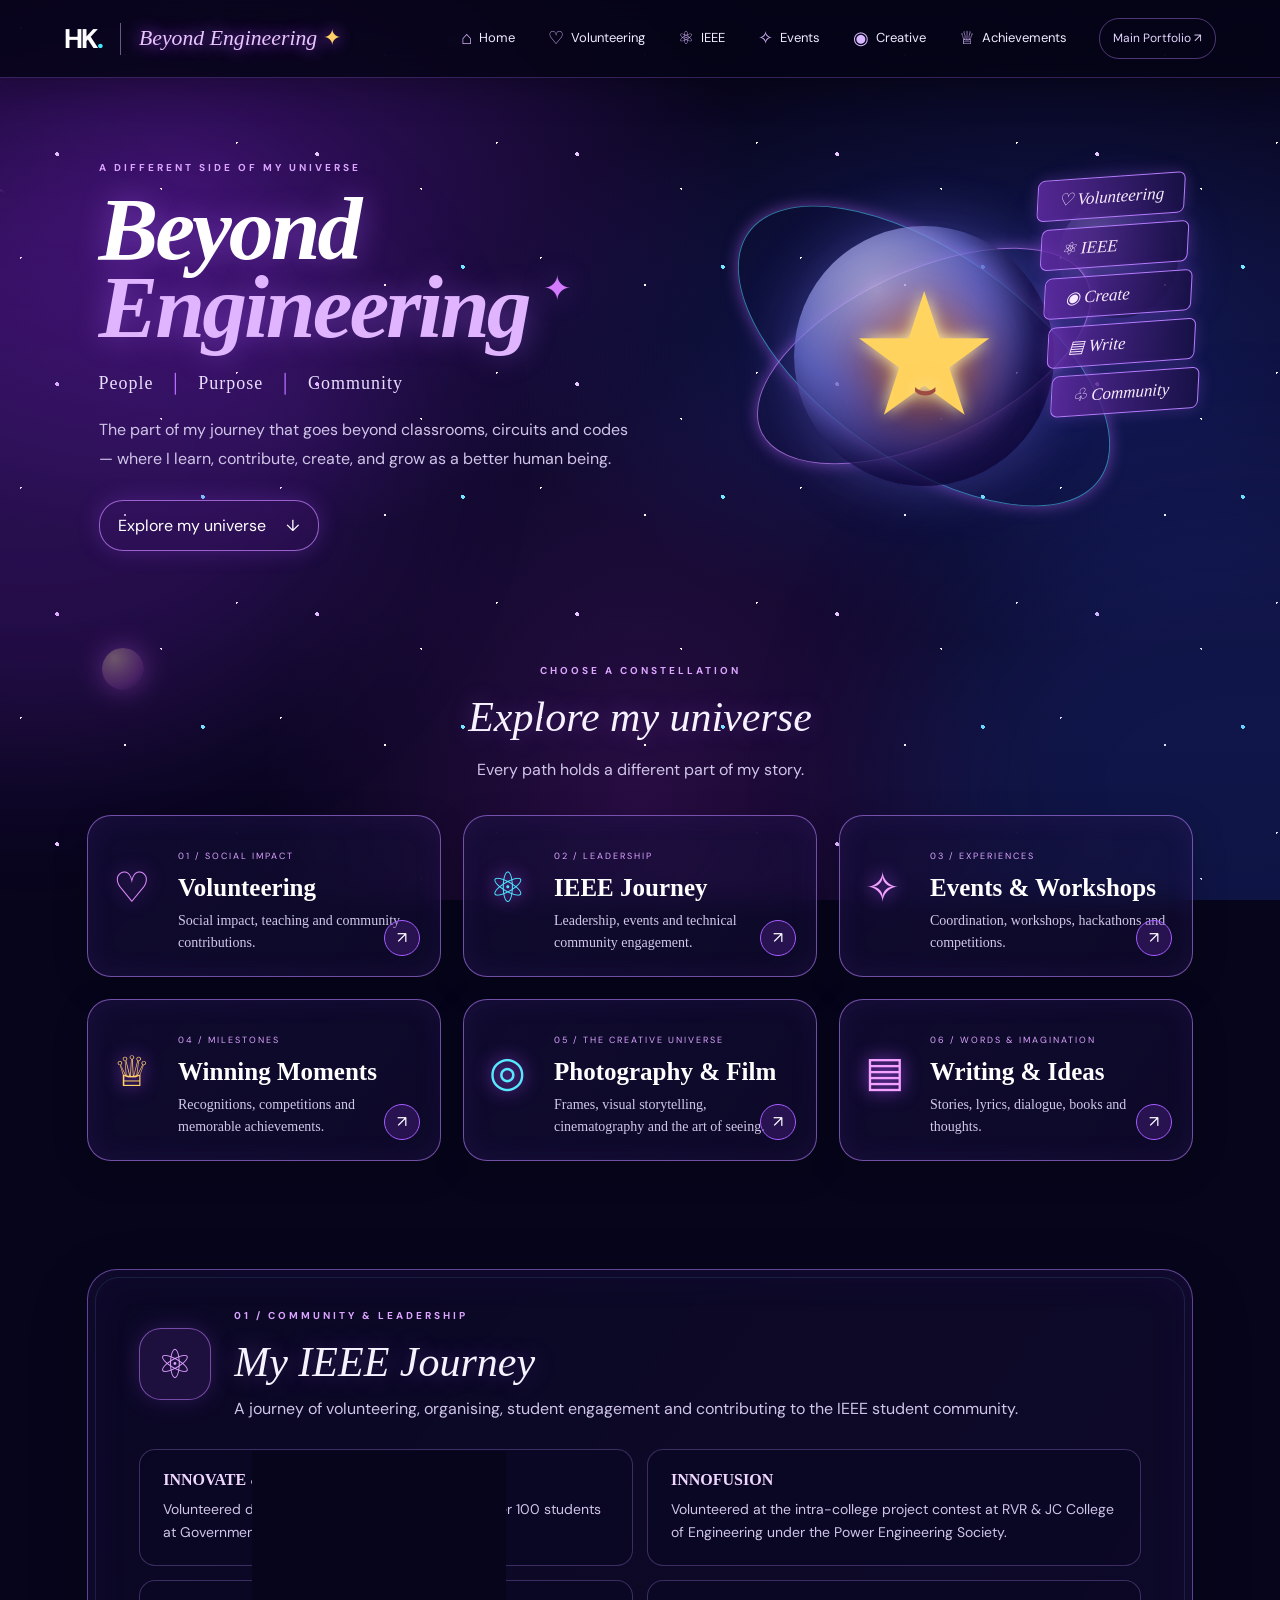
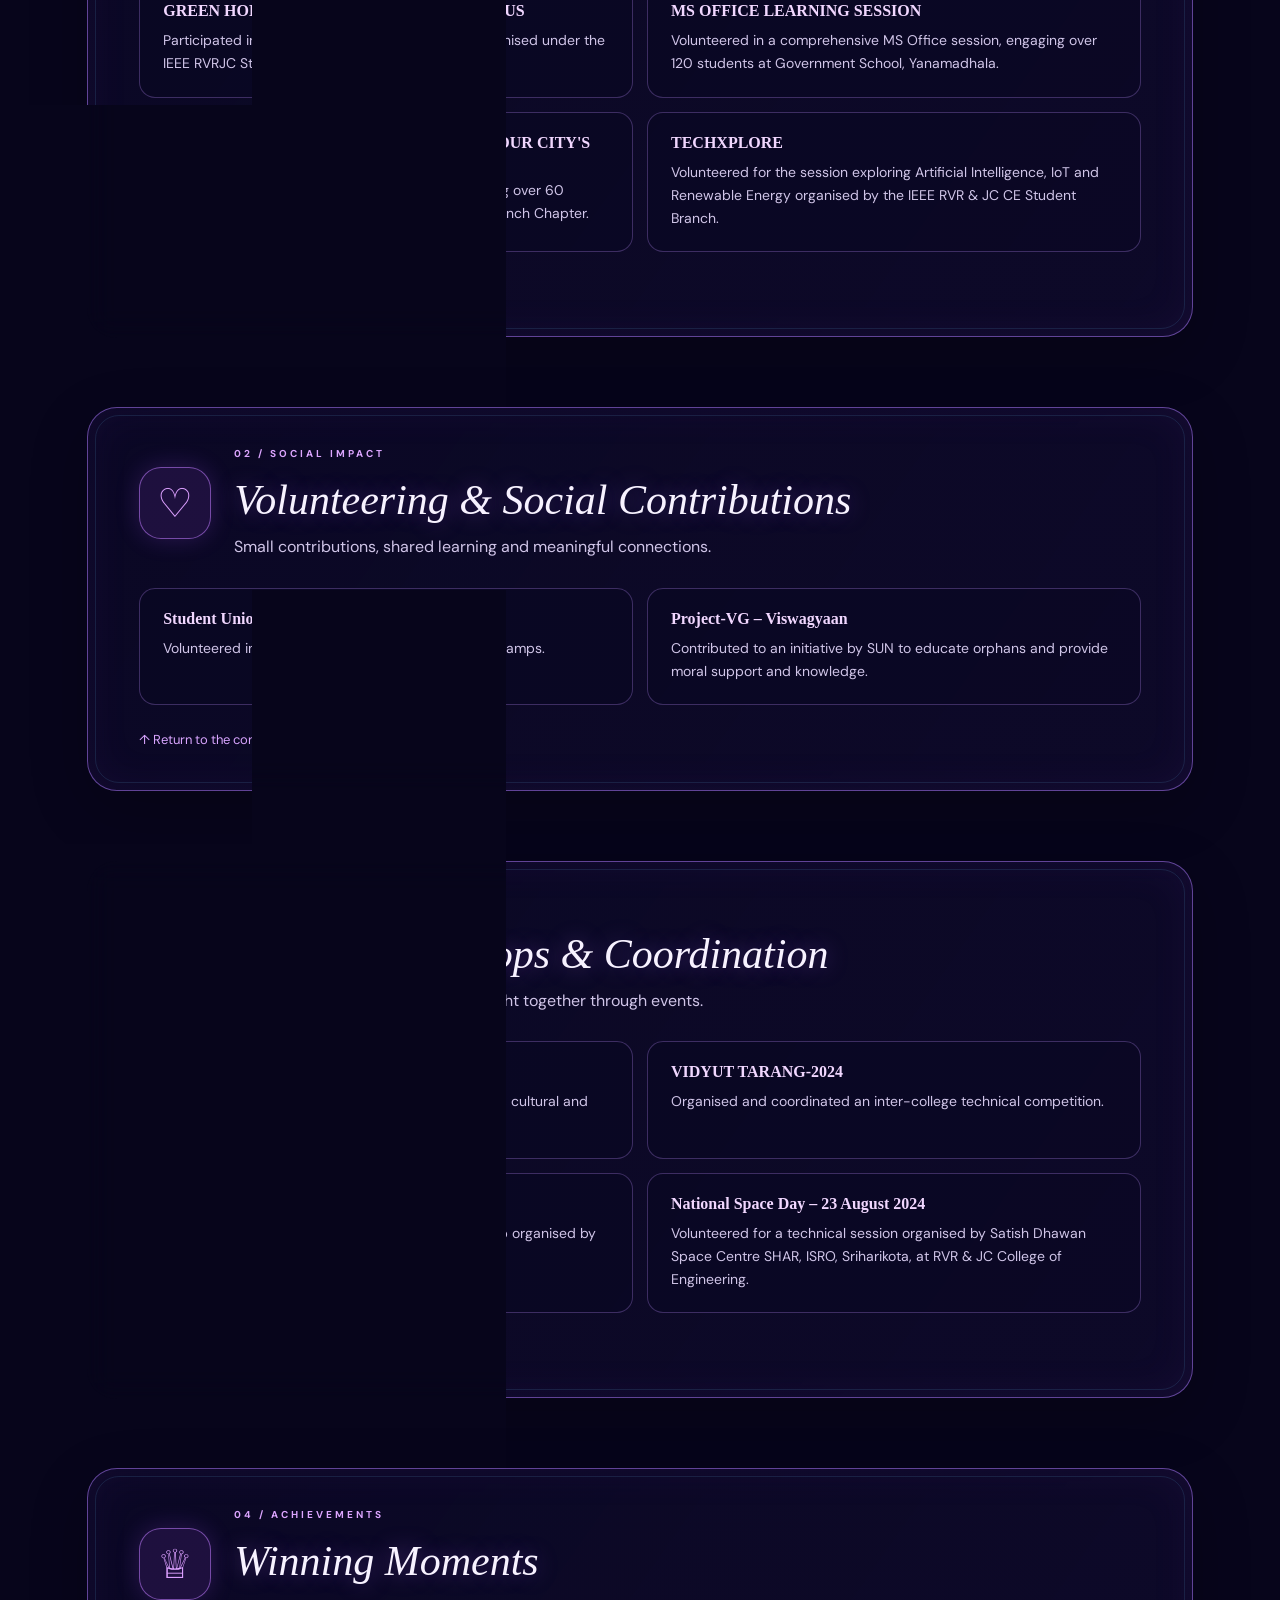
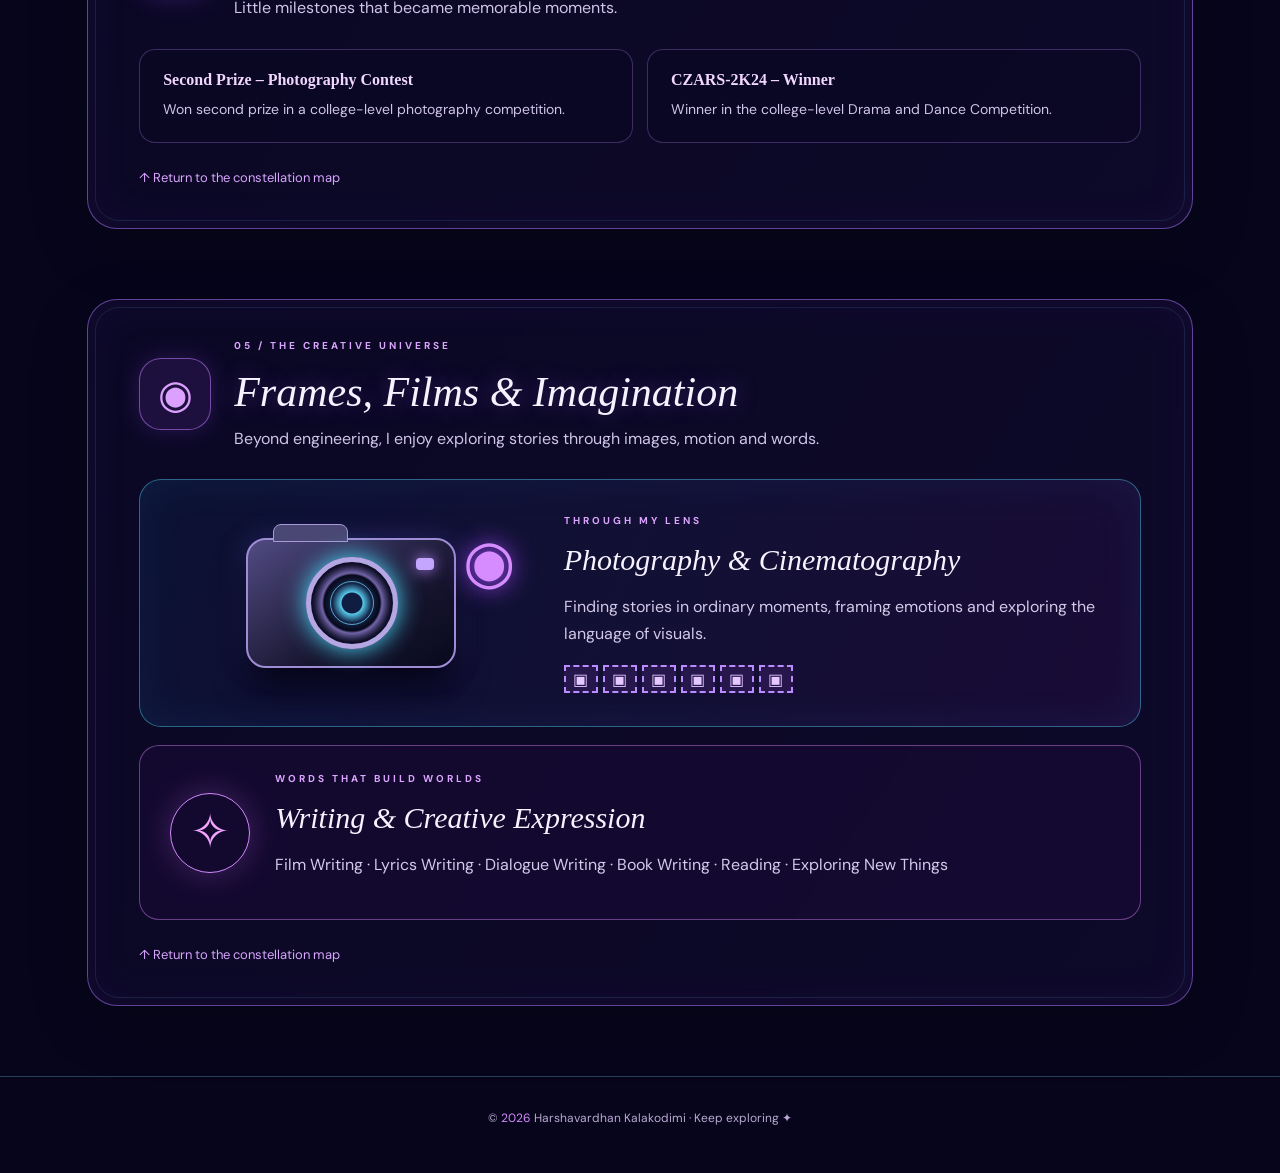
<file: beyond.html>
<!doctype html>
<html lang="en">
<head>
  <meta charset="utf-8">
  <meta name="viewport" content="width=device-width, initial-scale=1">
  <meta name="description" content="The world beyond Harshavardhan's engineering journey: IEEE, volunteering, events and creative work.">
  <title>Beyond Engineering | Harshavardhan</title>
  <link rel="stylesheet" href="style.css">
  <link rel="stylesheet" href="beyond.css">
</head>
<body class="beyond-world">
  <header class="cosmic-topbar">
    <a class="cosmic-brand" href="index.html">HK<span>.</span></a>
    <span class="brand-divider"></span>
    <a class="cosmic-wordmark" href="#beyond-engineering">Beyond Engineering <span>✦</span></a>
    <nav class="cosmic-nav" aria-label="Beyond Engineering navigation">
      <a href="#beyond-engineering" data-target="beyond-engineering"><span>⌂</span> Home</a>
      <a href="#volunteer-details" data-target="volunteer-details"><span>♡</span> Volunteering</a>
      <a href="#ieee-details" data-target="ieee-details"><span>⚛</span> IEEE</a>
      <a href="#events-details" data-target="events-details"><span>✧</span> Events</a>
      <a href="#interests-details" data-target="interests-details"><span>◉</span> Creative</a>
      <a href="#awards-details" data-target="awards-details"><span>♕</span> Achievements</a>
    </nav>
    <a class="cosmic-main-link" href="index.html">Main Portfolio ↗</a>
    <button class="cosmic-menu-toggle" aria-label="Open navigation" aria-expanded="false">☰</button>
  </header>

  <div class="cosmic-sky" aria-hidden="true"><span class="nebula nebula-a"></span><span class="nebula nebula-b"></span><span class="shooting-star"></span><span class="planet planet-a"></span><span class="planet planet-b"></span></div>
  <div class="star-mascot" id="starMascot" aria-hidden="true"><span class="star-face"><i></i><i></i><b></b></span></div>

  <main class="cosmic-main">
    <section class="cosmic-hero" id="beyond-engineering">
      <div class="hero-copy-cosmic">
        <p class="cosmic-kicker">A DIFFERENT SIDE OF MY UNIVERSE</p>
        <h1>Beyond<br><em>Engineering</em><span class="title-orbit">✦</span></h1>
        <p class="hero-motto">People <i>│</i> Purpose <i>│</i> Community</p>
        <p class="hero-description">The part of my journey that goes beyond classrooms, circuits and codes — where I learn, contribute, create, and grow as a better human being.</p>
        <a class="explore-link" href="#journey-map" data-target="journey-map">Explore my universe <span>↓</span></a>
      </div>
      <div class="hero-art">
        <div class="orbit orbit-one"></div><div class="orbit orbit-two"></div>
        <div class="hero-moon"></div>
        <div class="hero-star">★<small>⌣</small></div>
        <div class="cosmic-signpost"><span>♡ Volunteering</span><span>⚛ IEEE</span><span>◉ Create</span><span>▤ Write</span><span>♧ Community</span></div>
      </div>
    </section>

    <section class="journey-map" id="journey-map">
      <div class="section-heading"><p class="cosmic-kicker">CHOOSE A CONSTELLATION</p><h2>Explore my universe</h2><p>Every path holds a different part of my story.</p></div>
      <div class="cosmic-card-grid">
        <a class="universe-card card-volunteer" href="#volunteer-details" data-target="volunteer-details"><span class="card-icon">♡</span><span class="card-number">01 / SOCIAL IMPACT</span><h3>Volunteering</h3><p>Social impact, teaching and community contributions.</p><span class="card-arrow">↗</span></a>
        <a class="universe-card card-ieee" href="#ieee-details" data-target="ieee-details"><span class="card-icon">⚛</span><span class="card-number">02 / LEADERSHIP</span><h3>IEEE Journey</h3><p>Leadership, events and technical community engagement.</p><span class="card-arrow">↗</span></a>
        <a class="universe-card card-events" href="#events-details" data-target="events-details"><span class="card-icon">✧</span><span class="card-number">03 / EXPERIENCES</span><h3>Events &amp; Workshops</h3><p>Coordination, workshops, hackathons and competitions.</p><span class="card-arrow">↗</span></a>
        <a class="universe-card card-awards" href="#awards-details" data-target="awards-details"><span class="card-icon">♕</span><span class="card-number">04 / MILESTONES</span><h3>Winning Moments</h3><p>Recognitions, competitions and memorable achievements.</p><span class="card-arrow">↗</span></a>
        <a class="universe-card card-creative" href="#interests-details" data-target="interests-details"><span class="card-icon">◎</span><span class="card-number">05 / THE CREATIVE UNIVERSE</span><h3>Photography &amp; Film</h3><p>Frames, visual storytelling, cinematography and the art of seeing.</p><span class="card-arrow">↗</span></a>
        <a class="universe-card card-writing" href="#interests-details" data-target="interests-details"><span class="card-icon">▤</span><span class="card-number">06 / WORDS &amp; IMAGINATION</span><h3>Writing &amp; Ideas</h3><p>Stories, lyrics, dialogue, books and thoughts.</p><span class="card-arrow">↗</span></a>
      </div>
    </section>

    <section class="cosmic-detail" id="ieee-details">
      <div class="detail-heading"><span class="detail-symbol">⚛</span><div><p class="cosmic-kicker">01 / COMMUNITY &amp; LEADERSHIP</p><h2>My IEEE Journey</h2><p>A journey of volunteering, organising, student engagement and contributing to the IEEE student community.</p></div></div>
      <div class="entry-grid">
        <article class="cosmic-entry"><h3>INNOVATE &amp; INSPIRE</h3><p>Volunteered during IEEE Formation Day, engaging over 100 students at Government School, Yanamadhala.</p></article>
        <article class="cosmic-entry"><h3>INNOFUSION</h3><p>Volunteered at the intra-college project contest at RVR &amp; JC College of Engineering under the Power Engineering Society.</p></article>
        <article class="cosmic-entry"><h3>GREEN HORIZON – IEEE DAY CLEAN CAMPUS</h3><p>Participated in the campus cleanliness initiative organised under the IEEE RVRJC Student Branch.</p></article>
        <article class="cosmic-entry"><h3>MS OFFICE LEARNING SESSION</h3><p>Volunteered in a comprehensive MS Office session, engaging over 120 students at Government School, Yanamadhala.</p></article>
        <article class="cosmic-entry"><h3>URBANX – RETHINK, DESIGN AND HACK YOUR CITY'S FUTURE</h3><p>Organised and coordinated the hackathon, attracting over 60 participants under the IEEE IES RVR &amp; JC Student Branch Chapter.</p></article>
        <article class="cosmic-entry"><h3>TECHXPLORE</h3><p>Volunteered for the session exploring Artificial Intelligence, IoT and Renewable Energy organised by the IEEE RVR &amp; JC CE Student Branch.</p></article>
      </div><a class="back-to-map" href="#journey-map" data-target="journey-map">↑ Return to the constellation map</a>
    </section>

    <section class="cosmic-detail" id="volunteer-details">
      <div class="detail-heading"><span class="detail-symbol">♡</span><div><p class="cosmic-kicker">02 / SOCIAL IMPACT</p><h2>Volunteering &amp; Social Contributions</h2><p>Small contributions, shared learning and meaningful connections.</p></div></div>
      <div class="entry-grid">
        <article class="cosmic-entry"><h3>Student Union for Nation (SUN)</h3><p>Volunteered in medical and educational awareness camps.</p></article>
        <article class="cosmic-entry"><h3>Project-VG – Viswagyaan</h3><p>Contributed to an initiative by SUN to educate orphans and provide moral support and knowledge.</p></article>
      </div><a class="back-to-map" href="#journey-map" data-target="journey-map">↑ Return to the constellation map</a>
    </section>

    <section class="cosmic-detail" id="events-details">
      <div class="detail-heading"><span class="detail-symbol">✧</span><div><p class="cosmic-kicker">03 / ORGANISATION</p><h2>Events, Workshops &amp; Coordination</h2><p>People, ideas and experiences brought together through events.</p></div></div>
      <div class="entry-grid">
        <article class="cosmic-entry"><h3>COLORIDO-2024</h3><p>Organised and coordinated a college-level technical, cultural and sports fest.</p></article>
        <article class="cosmic-entry"><h3>VIDYUT TARANG-2024</h3><p>Organised and coordinated an inter-college technical competition.</p></article>
        <article class="cosmic-entry"><h3>Generative AI Workshop – IIT Hyderabad</h3><p>Worked as Photography Coordinator at the workshop organised by Elan &amp; nVision with YAISess Solutions.</p></article>
        <article class="cosmic-entry"><h3>National Space Day – 23 August 2024</h3><p>Volunteered for a technical session organised by Satish Dhawan Space Centre SHAR, ISRO, Sriharikota, at RVR &amp; JC College of Engineering.</p></article>
      </div><a class="back-to-map" href="#journey-map" data-target="journey-map">↑ Return to the constellation map</a>
    </section>

    <section class="cosmic-detail" id="awards-details">
      <div class="detail-heading"><span class="detail-symbol">♕</span><div><p class="cosmic-kicker">04 / ACHIEVEMENTS</p><h2>Winning Moments</h2><p>Little milestones that became memorable moments.</p></div></div>
      <div class="entry-grid">
        <article class="cosmic-entry"><h3>Second Prize – Photography Contest</h3><p>Won second prize in a college-level photography competition.</p></article>
        <article class="cosmic-entry"><h3>CZARS-2K24 – Winner</h3><p>Winner in the college-level Drama and Dance Competition.</p></article>
      </div><a class="back-to-map" href="#journey-map" data-target="journey-map">↑ Return to the constellation map</a>
    </section>

    <section class="cosmic-detail creative-detail" id="interests-details">
      <div class="detail-heading"><span class="detail-symbol">◉</span><div><p class="cosmic-kicker">05 / THE CREATIVE UNIVERSE</p><h2>Frames, Films &amp; Imagination</h2><p>Beyond engineering, I enjoy exploring stories through images, motion and words.</p></div></div>
      <div class="cinema-stage">
        <div class="camera-art"><div class="camera-body"><span class="camera-top"></span><span class="lens"><i></i></span><span class="camera-flash"></span></div><div class="film-reel">◉</div></div>
        <div class="cinema-copy"><p class="cosmic-kicker">THROUGH MY LENS</p><h3>Photography &amp; Cinematography</h3><p>Finding stories in ordinary moments, framing emotions and exploring the language of visuals.</p><div class="film-strip"><span>▣</span><span>▣</span><span>▣</span><span>▣</span><span>▣</span><span>▣</span></div></div>
      </div>
      <div class="writing-stage"><div class="writing-orbit">✧</div><div><p class="cosmic-kicker">WORDS THAT BUILD WORLDS</p><h3>Writing &amp; Creative Expression</h3><p>Film Writing · Lyrics Writing · Dialogue Writing · Book Writing · Reading · Exploring New Things</p></div></div>
      <a class="back-to-map" href="#journey-map" data-target="journey-map">↑ Return to the constellation map</a>
    </section>
  </main>
  <footer class="cosmic-footer">© <span id="year"></span> Harshavardhan Kalakodimi <span>·</span> Keep exploring ✦</footer>
  <script src="beyond.js"></script>
</body>
</html>
</file>
<file: style.css>
@import url('https://fonts.googleapis.com/css2?family=DM+Sans:wght@400;500;600;700&family=Manrope:wght@400;500;600;700;800&display=swap');
:root{--bg:#081321;--panel:#101f31;--panel2:#14283c;--text:#edf4fb;--muted:#a9b9c9;--cyan:#36d5ee;--line:#294157;--gold:#d9b879}
*{box-sizing:border-box}html{scroll-behavior:smooth}body{margin:0;background:var(--bg);color:var(--text);font-family:'DM Sans',sans-serif;line-height:1.6}.topbar{height:auto;min-height:70px;padding:14px 5vw;display:flex;align-items:center;justify-content:space-between;gap:24px;border-bottom:1px solid #203349;background:#081321ed;position:sticky;top:0;z-index:5;backdrop-filter:blur(12px)}.brand{font:800 1.5rem Manrope,sans-serif;color:white;text-decoration:none}.brand span{color:var(--cyan)}nav{display:flex;gap:clamp(10px,2vw,28px);flex-wrap:wrap}nav a,.resume-link{color:var(--muted);text-decoration:none;font-size:.88rem}nav a:hover,.resume-link:hover{color:var(--cyan)}.resume-link{border:1px solid var(--cyan);padding:8px 13px;border-radius:10px;color:white}.hero{min-height:570px;padding:65px 7vw 75px;display:grid;grid-template-columns:minmax(190px,245px) minmax(300px,1.2fr) minmax(160px,.65fr);align-items:center;gap:clamp(25px,4vw,65px);background:radial-gradient(ellipse at 78% 35%,#193e5a 0,transparent 38%),linear-gradient(115deg,#081321,#0d2033 65%,#10273a)}.book-teaser{cursor:pointer;text-align:center;color:var(--text);min-height:300px;padding:25px 20px;border:1px solid #8e744d;border-radius:8px 17px 17px 8px;background:linear-gradient(135deg,#15283d,#091321 70%);box-shadow:inset 5px 0 0 #263a4c,8px 14px 28px #0008;display:flex;flex-direction:column;align-items:center;justify-content:center;gap:12px;transform:rotate(-1deg);transition:.25s}.book-teaser:hover{transform:rotate(0) translateY(-5px)}.book-kicker,.cover-small,.page-heading,.book-footer>span{font-size:.65rem;letter-spacing:.15em;color:var(--gold)}.book-title{font:800 2rem Manrope,serif;line-height:1.12}.book-symbol{font-size:2.3rem;color:var(--gold)}.book-copy{font-size:.82rem;color:var(--muted)}.book-action{border:1px solid var(--gold);padding:7px 14px;border-radius:30px;font-size:.8rem}.eyebrow,.card-tag{color:var(--cyan);font-size:.7rem;letter-spacing:.16em;font-weight:700}.hello{margin:0;color:var(--muted)}h1,h2,h3{font-family:Manrope,sans-serif;line-height:1.2}h1{font-size:clamp(2.3rem,4.2vw,4.3rem);margin:4px 0 12px;letter-spacing:-.05em}h1 span{color:var(--cyan)}.hero-copy h2{font-size:1.25rem;margin:0 0 14px}.intro{color:var(--muted);max-width:650px}.hero-actions{display:flex;gap:12px;flex-wrap:wrap;margin:24px 0}.button{display:inline-block;text-decoration:none;padding:11px 17px;border-radius:10px;font-weight:700;font-size:.9rem}.primary{background:var(--cyan);color:#06202b}.secondary{border:1px solid #6c91ac;color:white}.skill-chips{display:flex;gap:8px;flex-wrap:wrap}.skill-chips span{border:1px solid var(--line);border-radius:8px;padding:6px 10px;color:#c6d6e5;font-size:.76rem;background:#12263a}.hero-art{height:280px;position:relative;display:grid;place-items:center}.orbit{position:absolute;border:1px solid #3a7791;border-radius:50%;transform:rotate(-25deg)}.orbit-one{width:220px;height:145px}.orbit-two{width:170px;height:250px}.circuit-icon{font-size:8rem;color:var(--cyan);text-shadow:0 0 45px #36d5ee77}.art-caption{position:absolute;bottom:5px;color:var(--muted);font-size:.75rem}.content-section{padding:72px 9vw;border-top:1px solid #172b3e;max-width:1500px;margin:auto}.content-section>p:not(.eyebrow){color:var(--muted);max-width:850px}.content-section h2{font-size:2rem;margin:5px 0 20px}.cards{display:grid;grid-template-columns:repeat(3,minmax(0,1fr));gap:17px}.cards.three{grid-template-columns:repeat(3,minmax(0,1fr))}.info-card,.project-card{border:1px solid var(--line);border-radius:14px;background:linear-gradient(145deg,#11243a,#0c1a2a);overflow:hidden}.info-card{padding:22px}.info-card p,.project-body p{color:var(--muted);font-size:.9rem}.project-visual{height:155px;display:grid;place-items:center;background:linear-gradient(135deg,#183a50,#0b1727);color:#69dced;font:800 1.1rem Manrope;letter-spacing:.12em}.project-body{padding:20px}.project-body h3{margin:4px 0}.project-body a,.doc-row a{color:var(--cyan);text-decoration:none;font-size:.88rem}.doc-row{padding:16px 0;border-bottom:1px solid var(--line);display:flex;justify-content:space-between;gap:15px}.contact-section{padding-bottom:95px}footer{text-align:center;padding:25px;color:#8397aa;border-top:1px solid var(--line);font-size:.8rem}
.book-overlay{position:fixed;inset:0;background:#020812df;z-index:20;display:grid;place-items:center;padding:24px;backdrop-filter:blur(8px)}.book-overlay[hidden]{display:none}.book-dialog{width:min(1050px,100%);min-height:540px;display:grid;grid-template-columns:34% 66%;position:relative;filter:drop-shadow(0 25px 45px #0009);animation:openBook .45s ease both}.book-cover{padding:42px 30px;background:linear-gradient(145deg,#21384e,#0a1726 75%);border:2px solid #a88a5c;border-radius:9px 0 0 9px;display:flex;flex-direction:column;justify-content:center;align-items:center;text-align:center}.cover-mark{font-size:3rem;color:var(--gold)}.book-cover h2{font:800 clamp(2rem,4vw,3.1rem Georgia,serif);margin:12px 0}.book-cover p{color:#c2cbd5}.cover-rule{width:70px;height:1px;background:var(--gold);margin:20px}.cover-note{font-size:.78rem;color:var(--gold)}.book-pages{padding:34px;background:#f5eedf;color:#1a2b3d;border:2px solid #c4a978;border-radius:0 10px 10px 0;display:flex;flex-direction:column;justify-content:space-between}.page-heading{color:#876a3c;display:flex;justify-content:space-between;border-bottom:1px solid #d5c7a9;padding-bottom:12px}.chapter-grid{display:grid;grid-template-columns:1fr 1fr;gap:14px;margin:20px 0;flex:1}.chapter{padding:17px;border:1px solid #d4c5a5;border-radius:12px;background:#fffaf0;min-height:175px}.chapter-icon{font-size:1.5rem;color:#98743c}.chapter .card-tag{color:#9b7946;font-size:.62rem;margin:7px 0}.chapter h3{margin:0 0 8px;font-size:1.1rem}.chapter p{font-size:.84rem;margin:5px 0;color:#526171}.chapter .edit-hint{font-size:.72rem;color:#98743c;font-style:italic}.book-footer{display:flex;justify-content:space-between;align-items:center;gap:15px;border-top:1px solid #d5c7a9;padding-top:15px}.book-footer>span{color:#876a3c;font-size:.58rem}.page-button{border:1px solid #9b7946;background:transparent;color:#26394c;border-radius:20px;padding:8px 12px;cursor:pointer;margin-left:5px;font:600 .75rem 'DM Sans'}.page-button:disabled{opacity:.35;cursor:not-allowed}.close-book{position:absolute;right:-15px;top:-15px;width:38px;height:38px;border-radius:50%;border:1px solid #c4a978;background:#10243a;color:white;font-size:1.5rem;cursor:pointer;z-index:2}@keyframes openBook{from{opacity:0;transform:perspective(1000px) rotateY(-12deg) scale(.96)}to{opacity:1;transform:none}}
@media(max-width:900px){.topbar{align-items:flex-start;flex-wrap:wrap}nav{order:3;width:100%}.hero{grid-template-columns:190px 1fr}.hero-art{display:none}.cards,.cards.three{grid-template-columns:1fr 1fr}.book-dialog{grid-template-columns:30% 70%}.book-cover{padding:25px 15px}.book-pages{padding:23px}}
@media(max-width:620px){.topbar{padding:12px 5vw}.resume-link{font-size:.75rem}nav{gap:12px}nav a{font-size:.76rem}.hero{padding:38px 6vw;grid-template-columns:1fr}.book-teaser{min-height:170px;max-width:100%;transform:none}.book-title{font-size:1.65rem}.hero-copy h1{font-size:2.4rem}.content-section{padding:50px 6vw}.cards,.cards.three{grid-template-columns:1fr}.book-overlay{padding:10px;overflow:auto;align-items:start}.book-dialog{margin:25px 0;grid-template-columns:1fr}.book-cover{border-radius:9px 9px 0 0;padding:22px}.book-cover h2{font-size:2rem}.book-pages{border-radius:0 0 9px 9px;padding:18px}.chapter-grid{grid-template-columns:1fr}.chapter{min-height:0}.book-footer{align-items:flex-start;flex-direction:column}.close-book{right:5px;top:5px}.doc-row{flex-direction:column}}

/* BEYOND ENGINEERING FULL PAGE */

.book-teaser {
  text-decoration: none;
}

.beyond-page {
  min-height: 90vh;
  padding: 90px 9vw;
  background: #0d1d2d;
  border-top: 1px solid #294157;
}

.beyond-heading {
  max-width: 750px;
  margin-bottom: 45px;
}

.beyond-heading h2 {
  font-size: clamp(2.5rem, 5vw, 4rem);
  margin: 10px 0;
}

.beyond-heading > p:not(.eyebrow) {
  color: #a9b9c9;
}

.activity-grid {
  display: grid;
  grid-template-columns: repeat(2, minmax(0, 1fr));
  gap: 20px;
}

.activity-card {
  display: block;
  padding: 30px;
  min-height: 190px;
  border: 1px solid #294157;
  border-radius: 14px;
  background: linear-gradient(145deg, #14283c, #0a1726);
  color: #edf4fb;
  text-decoration: none;
  transition: .25s ease;
}

.activity-card:hover {
  border-color: #36d5ee;
  transform: translateY(-5px);
}

.activity-card span {
  color: #36d5ee;
  font-size: .7rem;
  letter-spacing: .12em;
}

.activity-card h3 {
  font-size: 1.5rem;
  margin: 20px 0 10px;
}

.activity-card p {
  color: #a9b9c9;
  font-size: .9rem;
}

.activity-details {
  padding: 85px 9vw;
  border-top: 1px solid #294157;
  scroll-margin-top: 85px;
}

.activity-details h2 {
  font-size: 2.4rem;
}

.activity-details > p:not(.eyebrow) {
  color: #a9b9c9;
  max-width: 750px;
}

.activity-entry {
  padding: 22px 0;
  border-bottom: 1px solid #294157;
  max-width: 850px;
}

.activity-entry h3 {
  color: #36d5ee;
  margin-bottom: 8px;
}

.activity-entry p {
  color: #a9b9c9;
  margin: 0;
}

.back-link {
  display: inline-block;
  margin-top: 30px;
  color: #36d5ee;
  text-decoration: none;
}

.interest-tags {
  display: flex;
  flex-wrap: wrap;
  gap: 12px;
  margin-top: 30px;
}

.interest-tags span {
  padding: 12px 18px;
  border: 1px solid #294157;
  border-radius: 30px;
  color: #edf4fb;
  background: #14283c;
}

@media (max-width: 650px) {
  .activity-grid {
    grid-template-columns: 1fr;
  }

  .beyond-page,
  .activity-details {
    padding: 55px 6vw;
  }
}

/* PROJECTS - SPACIOUS VERTICAL LAYOUT */

.project-list {
  display: grid;
  grid-template-columns: 1fr;
  gap: 32px;
}

.project-list .project-card {
  display: grid;
  grid-template-columns: 1fr;
  gap: 0;
  width: 100%;
  padding: 28px;
  border-radius: 18px;
}

.project-list .project-visual {
  min-height: 150px;
  margin-bottom: 25px;
  border-radius: 12px;
}

.project-list .project-body {
  padding: 0;
}

.project-body h4 {
  margin-top: 25px;
  margin-bottom: 10px;
  color: #36d5ee;
}

.project-highlights {
  display: grid;
  grid-template-columns: repeat(4, minmax(0, 1fr));
  gap: 14px;
  margin: 20px 0;
}

.project-highlights div {
  padding: 20px 14px;
  border: 1px solid #294157;
  border-radius: 12px;
  background: #102338;
}

.project-highlights strong {
  display: block;
  font-size: 1.35rem;
  color: #36d5ee;
  margin-bottom: 8px;
}

.project-highlights span {
  display: block;
  font-size: .85rem;
  color: #a9b9c9;
}

.project-report-link {
  display: inline-block;
  margin-top: 12px;
  padding: 13px 20px;
  border: 1px solid #36d5ee;
  border-radius: 8px;
  color: #36d5ee;
  text-decoration: none;
}

.project-report-link:hover {
  background: #36d5ee;
  color: #071321;
}

@media (max-width: 700px) {
  .project-highlights {
    grid-template-columns: repeat(2, minmax(0, 1fr));
  }
}

/* WIDE LANDSCAPE PROJECT BLOCKS */

#projects .cards,
#projects .project-list {
  display: flex;
  flex-direction: column;
  width: 100%;
  gap: 35px;
}

#projects .project-card {
  display: grid;
  grid-template-columns: 280px minmax(0, 1fr);
  align-items: stretch;
  width: 100%;
  box-sizing: border-box;
  gap: 28px;
  padding: 28px;
  margin: 0;
}

#projects .project-visual {
  min-height: 100%;
  margin: 0;
  display: flex;
  align-items: center;
  justify-content: center;
  border-radius: 12px;
}

#projects .project-body {
  min-width: 0;
  padding: 0;
}

#projects .project-body h3 {
  font-size: 1.6rem;
  margin-bottom: 15px;
}

@media (max-width: 700px) {
  #projects .project-card {
    grid-template-columns: 1fr;
  }

  #projects .project-visual {
    min-height: 160px;
  }
}

/* FIX: VIDEO SHOULD FILL THE PROJECT PREVIEW */

#projects .project-card .project-visual.project-video {
  position: relative;
  width: 100%;
  min-height: 280px;
  height: 100%;
  padding: 0;
  margin: 0;
  overflow: hidden;
  border-radius: 14px;
  background: #050d18;
  display: block;
}

#projects .project-card .project-visual.project-video video {
  position: absolute;
  inset: 0;
  display: block;
  width: 100%;
  height: 100%;
  min-height: 0;
  max-width: none;
  object-fit: cover;
  border: 0;
  border-radius: 14px;
}

@media (max-width: 700px) {
  #projects .project-card .project-visual.project-video {
    min-height: 220px;
    aspect-ratio: 16 / 9;
  }
}
/* Add spacing between project blocks */
#projects .project-card {
  margin-bottom: 28px !important;
}

#projects .project-card:last-child {
  margin-bottom: 0 !important;
}
/* Space between main content sections */
.content-section {
  margin-top: 40px !important;
  margin-bottom: 40px !important;
}

/* Space between Education cards */
#education .education-block {
  display: flex;
  flex-direction: column;
  gap: 24px;
}

/* Space between project cards */
#projects .project-card {
  margin-bottom: 28px !important;
}

/* Documentation dropdown menu */
.nav-dropdown {
  position: relative;
  display: inline-flex;
  align-items: center;
}

.dropdown-trigger {
  display: inline-flex;
  align-items: center;
  gap: 6px;
}

.dropdown-menu {
  display: none;
  position: absolute;
  top: 100%;
  left: 0;
  min-width: 250px;
  padding: 10px;
  background: #0d1b2a;
  border: 1px solid #294158;
  border-radius: 10px;
  z-index: 9999;
  flex-direction: column;
  gap: 4px;
  box-shadow: 0 12px 30px rgba(0, 0, 0, 0.35);
}

.nav-dropdown:hover .dropdown-menu,
.nav-dropdown:focus-within .dropdown-menu {
  display: flex;
}

.dropdown-menu a {
  display: block;
  padding: 11px 13px;
  border-radius: 6px;
  white-space: nowrap;
  text-decoration: none;
}

.dropdown-menu a:hover {
  background: #18334a;
  color: #45d9f5;
}
/* Keep documentation headings visible below navigation */
#project-documents,
#internship-documents,
#technical-certifications,
#research-publications,
#other-resources {
  scroll-margin-top: 110px;
}
/* Highlight the selected documentation category */
#documentation > div:target {
  border: 2px solid #35dfff;
  border-radius: 12px;
  padding: 20px;
  margin-top: 18px;
  margin-bottom: 25px;

  background: rgba(35, 190, 230, 0.08);

  box-shadow:
    0 0 12px rgba(53, 223, 255, 0.25),
    0 0 28px rgba(53, 223, 255, 0.10);
}
/* Keep the selected dropdown link highlighted */
body:has(#project-documents:target)
.dropdown-menu a[href="#project-documents"],

body:has(#internship-documents:target)
.dropdown-menu a[href="#internship-documents"],

body:has(#technical-certifications:target)
.dropdown-menu a[href="#technical-certifications"],

body:has(#research-publications:target)
.dropdown-menu a[href="#research-publications"],

body:has(#other-resources:target)
.dropdown-menu a[href="#other-resources"] {
  color: #35dfff;
  background: rgba(53, 223, 255, 0.12);
  border-left: 3px solid #35dfff;
}
/* Documentation category selection */
#documentation > div[id] {
  border: 2px solid transparent;
  border-radius: 12px;
  padding: 20px;
  margin-bottom: 25px;
  transition: border-color 0.25s ease,
              background 0.25s ease,
              box-shadow 0.25s ease;
}

#documentation > div.doc-category-active {
  border-color: #35dfff;
  background: rgba(35, 190, 230, 0.08);
  box-shadow: 0 0 15px rgba(53, 223, 255, 0.3);
}

/* Selected dropdown link */
.dropdown-menu a.active-doc-link {
  color: #35dfff;
  background: rgba(53, 223, 255, 0.12);
  border-left: 3px solid #35dfff;
}

/* Documentation category highlighting */
#documentation > div[id] {
  border: 2px solid transparent;
  border-radius: 12px;
  transition: border-color 0.25s ease,
              background-color 0.25s ease,
              box-shadow 0.25s ease;
}

/* Only the currently selected category */
#documentation > div.doc-category-active {
  border-color: #35dfff;
  background-color: rgba(35, 190, 230, 0.08);
  box-shadow: 0 0 15px rgba(53, 223, 255, 0.3);
}

/* Selected dropdown item */
.dropdown-menu a.active-doc-link {
  color: #35dfff;
  background: rgba(53, 223, 255, 0.12);
  border-left: 3px solid #35dfff;
}
/* Documentation category spacing */
#documentation > div[id] {
  box-sizing: border-box;
  margin: 0 0 10px 0;
  padding: 12px;
  border: 2px solid transparent;
  border-radius: 12px;
  transition: border-color 0.2s ease,
              background-color 0.2s ease,
              box-shadow 0.2s ease;
}

/* Selected documentation category */
#documentation > div.doc-category-active {
  border-color: #35dfff;
  background-color: rgba(35, 190, 230, 0.08);
  box-shadow: 0 0 12px rgba(53, 223, 255, 0.25);
}

/* Selected dropdown link */
.dropdown-menu a.active-doc-link {
  color: #35dfff;
  background: rgba(53, 223, 255, 0.12);
  border-left: 3px solid #35dfff;
}
/* Documentation main cards - two columns */
#documentation .documentation-grid {
  display: grid;
  grid-template-columns: repeat(2, minmax(0, 1fr));
  gap: 20px;
  width: 100%;
}

#documentation .documentation-card {
  padding: 25px 28px;
  border: 1px solid #294157;
  border-radius: 14px;
  background: linear-gradient(145deg, #14283c, #0a1726);
  transition: .25s ease;
}

#documentation .documentation-card:hover {
  border-color: #36d5ee;
  transform: translateY(-3px);
}

#documentation .documentation-card h3 {
  margin: 0 0 18px;
  font-size: 1.25rem;
}

#documentation .documentation-card .doc-row {
  padding: 11px 0;
}

#documentation .documentation-card .doc-row a {
  color: #36d5ee;
  text-decoration: none;
}

#documentation .documentation-card .doc-row a:hover {
  text-decoration: underline;
}

@media (max-width: 700px) {
  #documentation .documentation-grid {
    grid-template-columns: 1fr;
  }
}

/* DOCUMENTATION - TWO COLUMN MAIN CARDS */

#documentation .documentation-grid {
  display: grid;
  grid-template-columns: repeat(2, minmax(0, 1fr));
  gap: 20px;
  width: 100%;
  margin-top: 30px;
}

#documentation .documentation-card {
  padding: 25px 28px;
  border: 1px solid #294157;
  border-radius: 14px;
  background: linear-gradient(145deg, #14283c, #0a1726);
  transition: .25s ease;
}

#documentation .documentation-card:hover {
  border-color: #36d5ee;
  transform: translateY(-3px);
}

#documentation .documentation-card h3 {
  margin: 0 0 18px;
  font-size: 1.25rem;
}

#documentation .documentation-card .doc-row {
  padding: 11px 0;
}

#documentation .documentation-card .doc-row a {
  color: #36d5ee;
  text-decoration: none;
  font-size: .9rem;
}

#documentation .documentation-card .doc-row a:hover {
  text-decoration: underline;
}

#documentation .documentation-card p {
  color: #a9b9c9;
  font-size: .9rem;
}

@media (max-width: 700px) {
  #documentation .documentation-grid {
    grid-template-columns: 1fr;
  }
}

/* DOCUMENTATION - SELECTED CARD GLOW */

/* Normal card */
#documentation .documentation-card {
  border: 1px solid #294157;
  border-radius: 14px;
  transition: border-color 0.25s ease,
              background-color 0.25s ease,
              box-shadow 0.25s ease;
}

/* Glow when selected */
#documentation .documentation-card.doc-category-active,
#documentation .documentation-card:target {
  border: 2px solid #35dfff;
  background: rgba(35, 190, 230, 0.08);
  box-shadow:
    0 0 12px rgba(53, 223, 255, 0.25),
    0 0 28px rgba(53, 223, 255, 0.15);
}

/* Selected dropdown link */
.dropdown-menu a.active-doc-link {
  color: #35dfff;
  background: rgba(53, 223, 255, 0.12);
  border-left: 3px solid #35dfff;
}
/* FIX: NAVIGATION ANCHOR SCROLL OFFSET */
html {
  scroll-padding-top: 76px;
}

#home {
  scroll-margin-top: 76px;
}
.project-visual img {
  width: 100%;
  height: 100%;
  object-fit: cover;
  display: block;
}
/* CREDENTIALS CARDS - HOVER EFFECT */
#credentials .project-card {
  transition: all 0.3s ease !important;
  cursor: pointer;
}

#credentials .project-card:hover {
  background: linear-gradient(145deg, #1b3b52, #14283c) !important;
  border: 1px solid #36d5ee !important;
  box-shadow: 0 0 25px rgba(54, 213, 238, 0.25) !important;
  transform: translateY(-5px);
}

/* BOTH ACTION BUTTONS */
#credentials .project-card a.button,
#credentials .project-card .project-report-link {
  transition: all 0.3s ease;
}

#credentials .project-card:hover a.button,
#credentials .project-card:hover .project-report-link {
  background: #36d5ee !important;
  color: #081321 !important;
  border-color: #36d5ee !important;
}
#credentials .project-visual {
  height: 220px;
  overflow: hidden;
}

#credentials .project-visual img {
  width: 100%;
  height: 100%;
  object-fit: cover;
  display: block;
  transition: transform 0.5s ease;
}

#credentials .project-card:hover .project-visual img {
  transform: scale(1.05);
}
/* MEDIUM BUTTON - MATCH BEYOND ENGINEERING HOVER */
#credentials .project-card:hover .button.secondary {
  background: #36d5ee !important;
  color: #081321 !important;
  border-color: #36d5ee !important;
  box-shadow: 0 0 15px rgba(54, 213, 238, 0.3);
}

/* SMOOTH BUTTON TRANSITION */
#credentials .project-card .button.secondary {
  display: inline-block;
  transition: all 0.3s ease;
}

/* CONTACT SECTION */
#contact .contact-card {
  display: block;
  text-decoration: none;
  color: var(--text);
  padding: 25px;
  border: 1px solid var(--line);
  border-radius: 14px;
  background: linear-gradient(145deg, #14283c, #0a1726);
  transition: all 0.3s ease;
}

#contact .contact-card:hover {
  border-color: var(--cyan);
  background: linear-gradient(145deg, #1b3b52, #14283c);
  box-shadow: 0 0 20px rgba(54, 213, 238, 0.18);
  transform: translateY(-5px);
}

#contact .contact-card h3 {
  margin-bottom: 12px;
}

#contact .contact-card p {
  color: var(--muted);
  font-size: 0.9rem;
  margin-bottom: 16px;
}

#contact .contact-card span {
  color: var(--cyan);
  font-size: 0.9rem;
  font-weight: 600;
}

#contact .contact-note {
  margin-top: 28px;
  color: var(--muted);
  text-align: center;
}

/* =========================================
   COSMIC PORTAL TRANSITION
========================================= */

.cosmic-transition {
  position: fixed;
  inset: 0;
  z-index: 99999;
  display: flex;
  align-items: center;
  justify-content: center;
  overflow: hidden;
  background: #020711;
  opacity: 0;
  visibility: hidden;
  pointer-events: none;
}

.cosmic-transition.active {
  opacity: 1;
  visibility: visible;
  pointer-events: all;
  animation: cosmic-screen 4.8s ease forwards;
}

/* Stars */

.cosmic-stars {
  position: absolute;
  inset: -50%;
  background-image:
    radial-gradient(2px 2px at 15% 25%, #ffffff 50%, transparent 100%),
    radial-gradient(2px 2px at 75% 15%, #36d5ee 50%, transparent 100%),
    radial-gradient(3px 3px at 50% 70%, #ffffff 50%, transparent 100%),
    radial-gradient(2px 2px at 85% 80%, #d9b879 50%, transparent 100%),
    radial-gradient(2px 2px at 25% 85%, #ffffff 50%, transparent 100%);
  background-size: 230px 230px;
  opacity: 0;
}

.cosmic-transition.active .cosmic-stars {
  animation: star-drift 5s linear forwards;
}

/* Cosmic fog */

.cosmic-fog {
  position: absolute;
  width: 120%;
  height: 120%;
  background:
    radial-gradient(ellipse at center,
      rgba(35, 135, 190, 0.22),
      rgba(20, 65, 120, 0.12) 35%,
      transparent 70%);
  filter: blur(35px);
  opacity: 0;
}

.cosmic-transition.active .cosmic-fog {
  animation: fog-appear 4.8s ease forwards;
}

/* Portal */

.cosmic-portal {
  position: absolute;
  width: min(70vw, 520px);
  aspect-ratio: 1;
  border-radius: 50%;
  display: flex;
  align-items: center;
  justify-content: center;
  transform: scale(0.02);
  opacity: 0;
}

.cosmic-transition.active .cosmic-portal {
  animation: portal-open 4.8s cubic-bezier(.2,.8,.2,1) forwards;
}

.portal-ring {
  position: absolute;
  inset: 0;
  border: 2px solid rgba(54, 213, 238, 0.8);
  border-radius: 50%;
  box-shadow:
    0 0 15px #36d5ee,
    0 0 40px rgba(54, 213, 238, 0.5),
    inset 0 0 30px rgba(54, 213, 238, 0.25);
}

.ring-one {
  animation: ring-rotate 12s linear infinite;
}

.ring-two {
  inset: 12%;
  border-color: rgba(217, 184, 121, 0.8);
  border-style: dashed;
  animation: ring-rotate 18s linear infinite reverse;
}

.portal-core {
  position: absolute;
  inset: 17%;
  border-radius: 50%;
  background:
    radial-gradient(circle,
      rgba(54, 213, 238, 0.2),
      rgba(10, 25, 55, 0.8) 55%,
      #020711 100%);
  box-shadow: inset 0 0 50px rgba(54, 213, 238, 0.5);
}

.portal-symbol {
  position: relative;
  z-index: 2;
  color: #f5dca4;
  font-size: 70px;
  text-shadow: 0 0 25px #d9b879;
  animation: symbol-glow 2s ease-in-out infinite alternate;
}

/* Wand */

.magic-wand {
  position: absolute;
  width: 130px;
  height: 5px;
  border-radius: 10px;
  background: linear-gradient(90deg, #d9b879, #ffffff, #d9b879);
  box-shadow: 0 0 15px #ffffff, 0 0 35px #36d5ee;
  transform: rotate(-40deg);
  left: 20%;
  top: 65%;
  opacity: 0;
  z-index: 5;
}

.magic-wand span {
  position: absolute;
  right: -8px;
  top: -7px;
  width: 18px;
  height: 18px;
  border-radius: 50%;
  background: #ffffff;
  box-shadow: 0 0 15px #ffffff, 0 0 35px #36d5ee;
}

.cosmic-transition.active .magic-wand {
  animation: wand-move 2.2s ease-in-out forwards;
}

/* Message */

.cosmic-message {
  position: absolute;
  z-index: 10;
  text-align: center;
  color: #edf4fb;
  opacity: 0;
  transform: translateY(20px);
}

.cosmic-message span {
  color: #d9b879;
  font-size: 11px;
  letter-spacing: 4px;
}

.cosmic-message h2 {
  margin: 12px 0;
  font-size: clamp(25px, 5vw, 48px);
  color: #ffffff;
  text-shadow: 0 0 25px rgba(54, 213, 238, 0.6);
}

.cosmic-message p {
  color: #a9b9c9;
  font-size: 13px;
}

.cosmic-transition.active .cosmic-message {
  animation: message-reveal 4.8s ease forwards;
}

/* Animations */

@keyframes cosmic-screen {
  0% { opacity: 0; }
  10%, 85% { opacity: 1; }
  100% { opacity: 1; }
}

@keyframes star-drift {
  0% { opacity: 0; transform: rotate(0deg) scale(.7); }
  30%, 85% { opacity: 1; }
  100% { opacity: 0; transform: rotate(20deg) scale(1.2); }
}

@keyframes fog-appear {
  0% { opacity: 0; transform: scale(.5); }
  35%, 85% { opacity: 1; transform: scale(1.2); }
  100% { opacity: 0; transform: scale(1.8); }
}

@keyframes portal-open {
  0% { opacity: 0; transform: scale(.02) rotate(-90deg); }
  30% { opacity: 1; transform: scale(.45) rotate(0deg); }
  75% { opacity: 1; transform: scale(1) rotate(15deg); }
  100% { opacity: 1; transform: scale(1.8) rotate(25deg); }
}

@keyframes ring-rotate {
  to { transform: rotate(360deg); }
}

@keyframes symbol-glow {
  from { opacity: .6; text-shadow: 0 0 10px #d9b879; }
  to { opacity: 1; text-shadow: 0 0 35px #ffffff; }
}

@keyframes wand-move {
  0% { opacity: 0; transform: translate(0, 0) rotate(-40deg); }
  20% { opacity: 1; }
  75% { opacity: 1; transform: translate(180px, -130px) rotate(-15deg); }
  100% { opacity: 0; transform: translate(250px, -180px) rotate(0deg); }
}

@keyframes message-reveal {
  0%, 25% { opacity: 0; transform: translateY(20px); }
  45%, 75% { opacity: 1; transform: translateY(0); }
  100% { opacity: 0; transform: translateY(-20px); }
}

/* Mobile and accessibility */

@media (max-width: 600px) {
  .cosmic-portal {
    width: 85vw;
  }

  .magic-wand {
    left: 8%;
  }

  .portal-symbol {
    font-size: 48px;
  }

  .cosmic-message {
    width: 90%;
  }
}

@media (prefers-reduced-motion: reduce) {
  .cosmic-transition.active,
  .cosmic-transition.active * {
    animation-duration: 0.5s !important;
  }
}
</file>
<file: beyond.css>
/* BEYOND ENGINEERING — GALAXY WORLD */
.beyond-world{--space:#08051d;--violet:#a855f7;--pink:#ec8cff;--cyan:#43e8ff;--gold:#ffd166;--glass:rgba(12,10,39,.48);--white:#f7f2ff;--muted:#d0c5e8;background:#07051b;color:var(--white);overflow-x:hidden}
.beyond-world::before{content:"";position:fixed;inset:0;z-index:-3;background:radial-gradient(ellipse at 15% 20%,rgba(115,31,190,.42),transparent 36%),radial-gradient(ellipse at 82% 38%,rgba(30,61,180,.34),transparent 38%),radial-gradient(ellipse at 50% 90%,rgba(112,28,150,.3),transparent 42%),linear-gradient(180deg,#07051b,#0c0929 48%,#08051c)}
.cosmic-sky{position:fixed;inset:0;z-index:-2;pointer-events:none;overflow:hidden;background-image:radial-gradient(1px 1px at 8% 12%,#fff 99%,transparent),radial-gradient(2px 2px at 22% 67%,#e7c7ff 99%,transparent),radial-gradient(1px 1px at 48% 24%,#fff 99%,transparent),radial-gradient(2px 2px at 78% 16%,#73eaff 99%,transparent),radial-gradient(1px 1px at 91% 62%,#fff 99%,transparent),radial-gradient(1px 1px at 62% 82%,#fff 99%,transparent);background-size:260px 230px}
.nebula{position:absolute;width:55vw;height:45vw;border-radius:50%;filter:blur(85px);opacity:.18}.nebula-a{background:#a52cff;left:-25vw;top:18vh}.nebula-b{background:#315dff;right:-25vw;top:55vh}
.planet{position:absolute;border-radius:50%;opacity:.35}.planet-a{width:120px;height:120px;right:8%;top:22%;background:radial-gradient(circle at 30% 30%,#b9a1ff,#4932a1 48%,#100a38 75%);box-shadow:0 0 55px #8157ff}.planet-b{width:42px;height:42px;left:8%;top:72%;background:radial-gradient(circle at 30% 25%,#ffe2ba,#9b4cae 65%,#24104e);box-shadow:0 0 28px #d96aff}
.shooting-star{position:absolute;top:18%;left:-10%;width:140px;height:2px;background:linear-gradient(90deg,transparent,#fff,#d88cff,transparent);transform:rotate(25deg);animation:shoot 13s linear infinite}
@keyframes shoot{0%,65%{left:-20%;top:10%;opacity:0}70%{opacity:1}82%{left:110%;top:55%;opacity:0}100%{left:110%;opacity:0}}
.cosmic-topbar{position:sticky;top:0;z-index:1000;min-height:78px;padding:12px clamp(16px,5vw,76px);display:flex;align-items:center;gap:18px;background:rgba(5,4,22,.82);backdrop-filter:blur(18px);border-bottom:1px solid rgba(174,111,255,.28);box-shadow:0 8px 35px rgba(0,0,0,.25)}
.cosmic-brand{font-size:27px;font-weight:800;letter-spacing:-2px;color:#fff;text-decoration:none}.cosmic-brand span{color:var(--cyan)}.brand-divider{height:32px;width:1px;background:rgba(220,195,255,.45)}
.cosmic-wordmark{font-family:Georgia,serif;font-style:italic;font-size:clamp(16px,1.7vw,24px);color:#e9c4ff;text-decoration:none;text-shadow:0 0 16px #a855f7;white-space:nowrap}.cosmic-wordmark span{color:var(--gold);font-style:normal}
.cosmic-nav{margin-left:auto;display:flex;align-items:center;gap:5px}.cosmic-nav a{display:flex;align-items:center;gap:7px;padding:11px 13px;border:1px solid transparent;border-radius:18px;color:#f0eaff;text-decoration:none;font-size:13px;white-space:nowrap;transition:.25s}.cosmic-nav a span{font-size:18px;color:#d7b7ff}.cosmic-nav a:hover,.cosmic-nav a.is-active{border-color:#b65dff;background:rgba(117,41,197,.2);box-shadow:0 0 18px rgba(183,91,255,.55),inset 0 0 14px rgba(183,91,255,.12);color:#fff}
.cosmic-main-link{color:#e4d5ff;text-decoration:none;font-size:12px;white-space:nowrap;border:1px solid rgba(190,132,255,.4);padding:10px 13px;border-radius:20px}.cosmic-main-link:hover{box-shadow:0 0 18px #9d4dff}
.cosmic-menu-toggle{display:none;background:transparent;color:#fff;border:1px solid #8e55c9;border-radius:10px;padding:8px 11px}
.cosmic-main{max-width:1440px;margin:auto;padding:0 clamp(18px,5vw,76px)}
.cosmic-hero{min-height:530px;display:grid;grid-template-columns:1.05fr .95fr;align-items:center;position:relative;padding:65px 3% 40px;scroll-margin-top:100px}
.hero-copy-cosmic{position:relative;z-index:2;max-width:620px}.cosmic-kicker{font-size:10px;letter-spacing:3px;color:#dca5ff;font-weight:700;margin:0 0 14px;text-transform:uppercase}
.hero-copy-cosmic h1{font:italic 700 clamp(54px,7vw,96px)/.88 Georgia,serif;letter-spacing:-3px;margin:0 0 26px;color:#fff;text-shadow:0 0 30px rgba(176,100,255,.45)}.hero-copy-cosmic h1 em{color:#e0b4ff}.title-orbit{font:normal 34px Georgia;color:#d37aff;vertical-align:top;margin-left:14px}
.hero-motto{font:18px Georgia,serif;color:#e8ddff;letter-spacing:1px}.hero-motto i{font-style:normal;color:#b66cff;margin:0 10px}.hero-description{max-width:530px;color:#d0c5e8;font-size:16px;line-height:1.8;margin:22px 0 26px}.explore-link{display:inline-flex;gap:20px;align-items:center;color:#fff;text-decoration:none;padding:12px 18px;border:1px solid rgba(201,132,255,.7);border-radius:24px;background:rgba(65,23,111,.28);box-shadow:0 0 22px rgba(163,75,255,.25)}
.hero-art{height:390px;position:relative;display:flex;align-items:center;justify-content:center}.hero-moon{position:absolute;width:260px;height:260px;border-radius:50%;background:radial-gradient(circle at 32% 25%,#d5d5ff,#747de4 38%,#26236f 72%,#100a3d);box-shadow:0 0 60px rgba(119,119,255,.5),inset -25px -20px 35px #100a3d;opacity:.75}.orbit{position:absolute;width:360px;height:170px;border:1px solid rgba(208,133,255,.7);border-radius:50%;transform:rotate(-25deg);box-shadow:0 0 15px rgba(190,105,255,.5)}.orbit-two{width:430px;height:210px;transform:rotate(35deg);border-color:rgba(74,221,255,.55)}
.hero-star{position:relative;z-index:2;font-size:170px;line-height:1;color:#ffd45f;text-shadow:0 0 15px #fff2a6,0 0 55px #ffae38,0 0 95px #c35aff;filter:drop-shadow(0 18px 20px #100528);animation:star-float 4s ease-in-out infinite}.hero-star small{position:absolute;left:0;right:0;top:58%;text-align:center;color:#9d4b43;font:bold 35px Arial}.cosmic-signpost{position:absolute;right:-2%;top:4%;display:grid;gap:8px;transform:rotate(-4deg)}.cosmic-signpost span{padding:9px 20px;background:linear-gradient(90deg,rgba(102,45,169,.8),rgba(25,17,70,.85));border:1px solid #b87cff;border-radius:7px;color:#f8eaff;font:italic 17px Georgia;box-shadow:0 0 15px rgba(178,99,255,.25);transform:skew(-7deg)}
@keyframes star-float{50%{transform:translateY(-14px) rotate(4deg)}}
.journey-map{padding:55px 2% 80px;scroll-margin-top:100px}.section-heading{text-align:center;margin-bottom:32px}.section-heading h2,.detail-heading h2{font:italic 42px Georgia,serif;margin:0 0 10px;text-shadow:0 0 22px rgba(181,111,255,.35)}.section-heading>p:last-child{color:var(--muted)}
.cosmic-card-grid{display:grid;grid-template-columns:repeat(3,minmax(0,1fr));gap:22px}
.universe-card{position:relative;min-height:150px;padding:25px 25px 22px 90px;border-radius:24px;text-decoration:none;color:#fff;background:linear-gradient(125deg,rgba(20,14,56,.68),rgba(24,18,65,.36));backdrop-filter:blur(12px);border:1px solid rgba(186,132,255,.58);box-shadow:inset 0 0 28px rgba(133,68,203,.1),0 10px 35px rgba(0,0,0,.18);transition:transform .3s,border-color .3s,box-shadow .3s;scroll-margin-top:115px}
.universe-card:hover,.universe-card.is-selected{transform:translateY(-5px);border-color:#ed9bff;box-shadow:0 0 12px rgba(225,130,255,.5),0 0 32px rgba(151,71,255,.24),inset 0 0 24px rgba(168,85,247,.15)}
.card-icon{position:absolute;left:25px;top:38px;font-size:42px;color:#df8cff;text-shadow:0 0 18px #b04fff}.card-number{font-size:9px;letter-spacing:2px;color:#dca5ff}.universe-card h3{font: bold 25px Georgia,serif;margin:8px 0}.universe-card p{font:14px/1.55 Georgia,serif;color:#d2c8e8;margin:0;max-width:280px}.card-arrow{position:absolute;right:20px;bottom:20px;width:36px;height:36px;display:grid;place-items:center;border:1px solid #a45cff;border-radius:50%;color:#fff;background:rgba(105,40,170,.3)}
.card-ieee .card-icon{color:#48eaff}.card-events .card-icon,.card-writing .card-icon{color:#f4a1ff}.card-awards .card-icon{color:#ffd166}.card-creative .card-icon{color:#57e8ff}
.cosmic-detail{position:relative;margin:28px 2% 70px;padding:38px clamp(20px,4vw,55px);border:1px solid rgba(174,123,255,.52);border-radius:30px;background:linear-gradient(125deg,rgba(13,10,42,.67),rgba(23,16,59,.43));backdrop-filter:blur(14px);box-shadow:0 18px 60px rgba(0,0,0,.2),inset 0 0 45px rgba(135,70,200,.08);scroll-margin-top:110px}
.cosmic-detail::before{content:"";position:absolute;inset:7px;border:1px solid rgba(108,202,255,.12);border-radius:24px;pointer-events:none}
.detail-heading{display:flex;align-items:center;gap:23px;margin-bottom:28px}.detail-symbol{flex:none;width:72px;height:72px;border-radius:22px;display:grid;place-items:center;font-size:40px;color:#dca0ff;background:rgba(130,65,190,.16);border:1px solid rgba(194,125,255,.55);box-shadow:0 0 25px rgba(164,85,255,.2)}.detail-heading h2{font-size:clamp(28px,4vw,42px)}.detail-heading p:last-child{color:var(--muted);margin:0;line-height:1.6}
.entry-grid{display:grid;grid-template-columns:repeat(2,minmax(0,1fr));gap:14px}.cosmic-entry{position:relative;padding:21px 23px;border-radius:16px;background:rgba(10,8,35,.45);border:1px solid rgba(155,119,215,.35);transition:.25s}.cosmic-entry:hover{border-color:#c67cff;box-shadow:0 0 22px rgba(175,92,255,.17);transform:translateY(-2px)}.cosmic-entry h3{font:700 16px Georgia,serif;color:#f1d7ff;margin:0 0 9px}.cosmic-entry p{font-size:14px;line-height:1.65;color:#d0c5e8;margin:0}
.back-to-map{display:inline-block;margin-top:25px;color:#d9a5ff;text-decoration:none;font-size:13px}.back-to-map:hover{color:#fff;text-shadow:0 0 15px #c77aff}
.creative-detail{overflow:hidden}.cinema-stage{display:grid;grid-template-columns:.8fr 1.2fr;gap:30px;align-items:center;padding:28px;border:1px solid rgba(87,220,255,.42);border-radius:22px;background:linear-gradient(115deg,rgba(13,30,65,.52),rgba(41,16,70,.48));box-shadow:inset 0 0 45px rgba(57,155,255,.08)}
.camera-art{min-height:190px;display:flex;align-items:center;justify-content:center;position:relative}.camera-body{position:relative;width:210px;height:130px;border-radius:20px;background:linear-gradient(145deg,#514b82,#17152f 62%,#08091d);border:2px solid #9e8cd5;box-shadow:0 18px 32px #050316,0 0 28px rgba(121,108,255,.25)}.camera-top{position:absolute;width:75px;height:18px;top:-16px;left:25px;border-radius:8px 8px 0 0;background:#4a4774;border:1px solid #a798d7}.lens{position:absolute;width:92px;height:92px;border-radius:50%;top:17px;left:58px;background:radial-gradient(circle,#101d43 0 17%,#55c8e7 19%,#152448 34%,#080a1b 48%,#8877c4 52%,#17142e 68%);border:5px solid #b5a7e4;box-shadow:0 0 25px #4edfff,inset 0 0 20px #070b22}.lens i{position:absolute;inset:19px;border:1px solid rgba(116,222,255,.7);border-radius:50%}.camera-flash{position:absolute;right:20px;top:18px;width:18px;height:12px;border-radius:4px;background:#c4a6ff;box-shadow:0 0 15px #bb8aff}.film-reel{position:absolute;right:5%;top:3%;font-size:60px;color:#d68bff;text-shadow:0 0 25px #a44cff;animation:reel-spin 15s linear infinite}@keyframes reel-spin{to{transform:rotate(360deg)}}
.cinema-copy h3,.writing-stage h3{font:italic 30px Georgia,serif;margin:5px 0 12px}.cinema-copy p:not(.cosmic-kicker),.writing-stage p:not(.cosmic-kicker){color:#d3c9e9;line-height:1.7}.film-strip{display:flex;gap:5px;margin-top:18px}.film-strip span{display:grid;place-items:center;width:34px;height:28px;border:2px dashed #bb8cff;background:rgba(168,85,247,.12);color:#e5c8ff}
.writing-stage{display:flex;align-items:center;gap:25px;margin-top:18px;padding:25px 30px;border:1px solid rgba(225,136,255,.42);border-radius:20px;background:rgba(32,13,60,.43)}.writing-orbit{flex:none;width:80px;height:80px;border-radius:50%;display:grid;place-items:center;font-size:48px;color:#f4a5ff;border:1px solid #d38bff;box-shadow:0 0 30px rgba(214,112,255,.25)}
.cosmic-footer{text-align:center;padding:32px 15px 45px;color:#b9a9d2;font-size:12px}.cosmic-footer span{color:#d28aff}
.star-mascot{position:fixed;z-index:1200;left:50%;top:50%;width:58px;height:58px;display:grid;place-items:center;pointer-events:none;opacity:0;transform:translate(-50%,-50%);filter:drop-shadow(0 5px 8px rgba(0,0,0,.45));transition:opacity .2s}
.star-mascot.visible{opacity:1}.star-mascot::before{content:"★";position:absolute;font-size:58px;line-height:1;color:#ffd45f;-webkit-text-stroke:1px #fff0a4;text-shadow:0 0 8px #fff4b8,0 0 22px #ffb347,0 0 36px #bd5aff}.star-face{position:relative;z-index:1;width:30px;height:22px;margin-top:8px;display:flex;align-items:center;justify-content:center;gap:6px}.star-face i{width:4px;height:6px;background:#713f56;border-radius:50%}.star-face b{position:absolute;width:10px;height:5px;left:10px;top:13px;border-bottom:2px solid #713f56;border-radius:0 0 10px 10px}
@media(max-width:1100px){.cosmic-topbar{gap:10px}.cosmic-nav a{padding:9px 8px;font-size:12px}.cosmic-nav a span{display:none}.cosmic-main-link{display:none}.cosmic-card-grid{grid-template-columns:repeat(2,minmax(0,1fr))}}
@media(max-width:760px){.cosmic-topbar{min-height:68px;flex-wrap:wrap}.cosmic-wordmark{font-size:17px}.cosmic-menu-toggle{display:block;margin-left:auto}.cosmic-nav{display:none;order:5;width:100%;margin:0;flex-wrap:wrap;justify-content:center;padding:8px 0}.cosmic-nav.open{display:flex}.cosmic-nav a span{display:inline}.cosmic-hero{grid-template-columns:1fr;padding-top:45px}.hero-art{height:300px;grid-row:1}.hero-copy-cosmic h1{font-size:65px}.cosmic-signpost{right:0;top:0}.hero-moon{width:190px;height:190px}.hero-star{font-size:130px}.orbit{width:280px;height:140px}.cosmic-card-grid{grid-template-columns:1fr}.universe-card{min-height:135px}.entry-grid{grid-template-columns:1fr}.cinema-stage{grid-template-columns:1fr}.camera-art{min-height:180px}.detail-heading{align-items:flex-start}.detail-symbol{width:55px;height:55px;font-size:30px}.section-heading h2{font-size:34px}}
@media(max-width:420px){.cosmic-brand{font-size:23px}.brand-divider{height:25px}.cosmic-wordmark{font-size:15px}.hero-copy-cosmic h1{font-size:55px}.cosmic-signpost span{font-size:13px;padding:7px 12px}.hero-art{height:260px}.cosmic-detail{padding:28px 17px}.writing-stage{padding:20px 16px;align-items:flex-start}.writing-orbit{width:55px;height:55px;font-size:34px}}
@media(prefers-reduced-motion:reduce){.beyond-world *, .beyond-world *::before,.beyond-world *::after{animation-duration:.01ms!important;scroll-behavior:auto!important;transition-duration:.01ms!important}}
</file>
